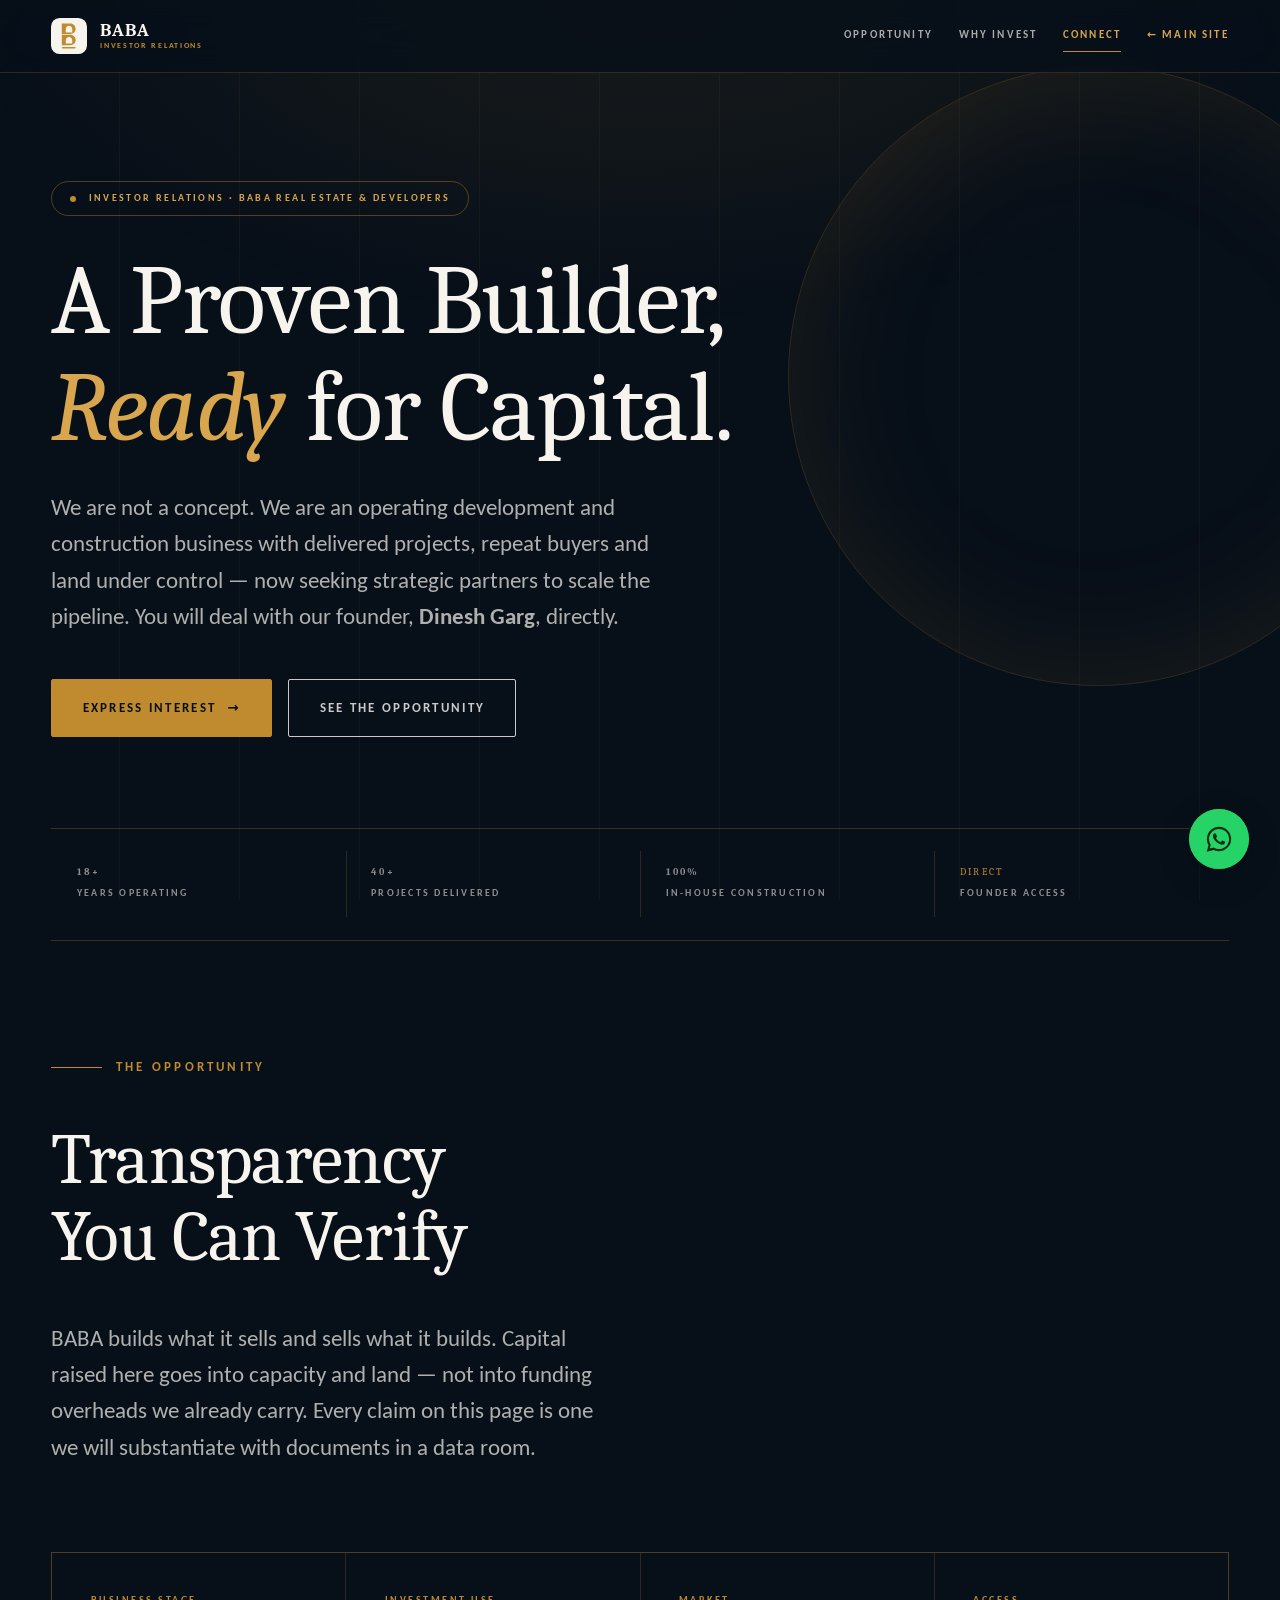
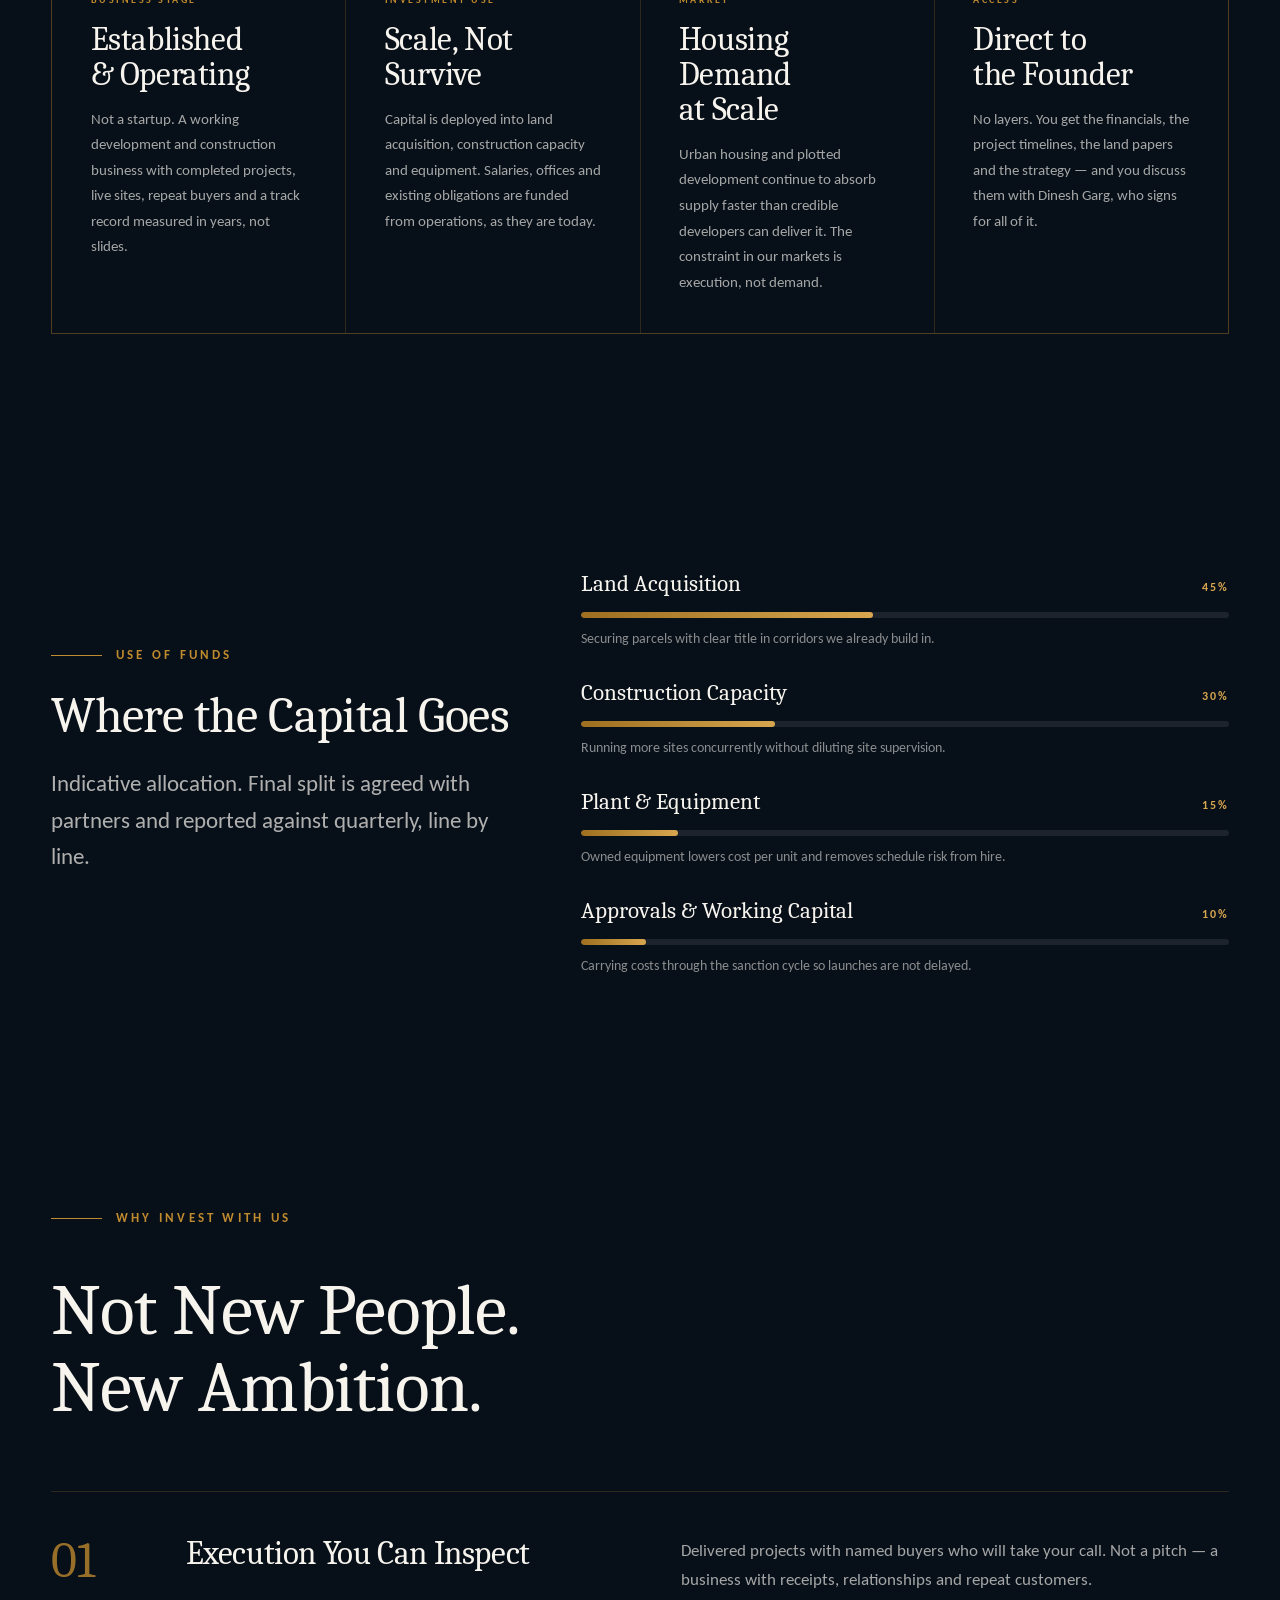
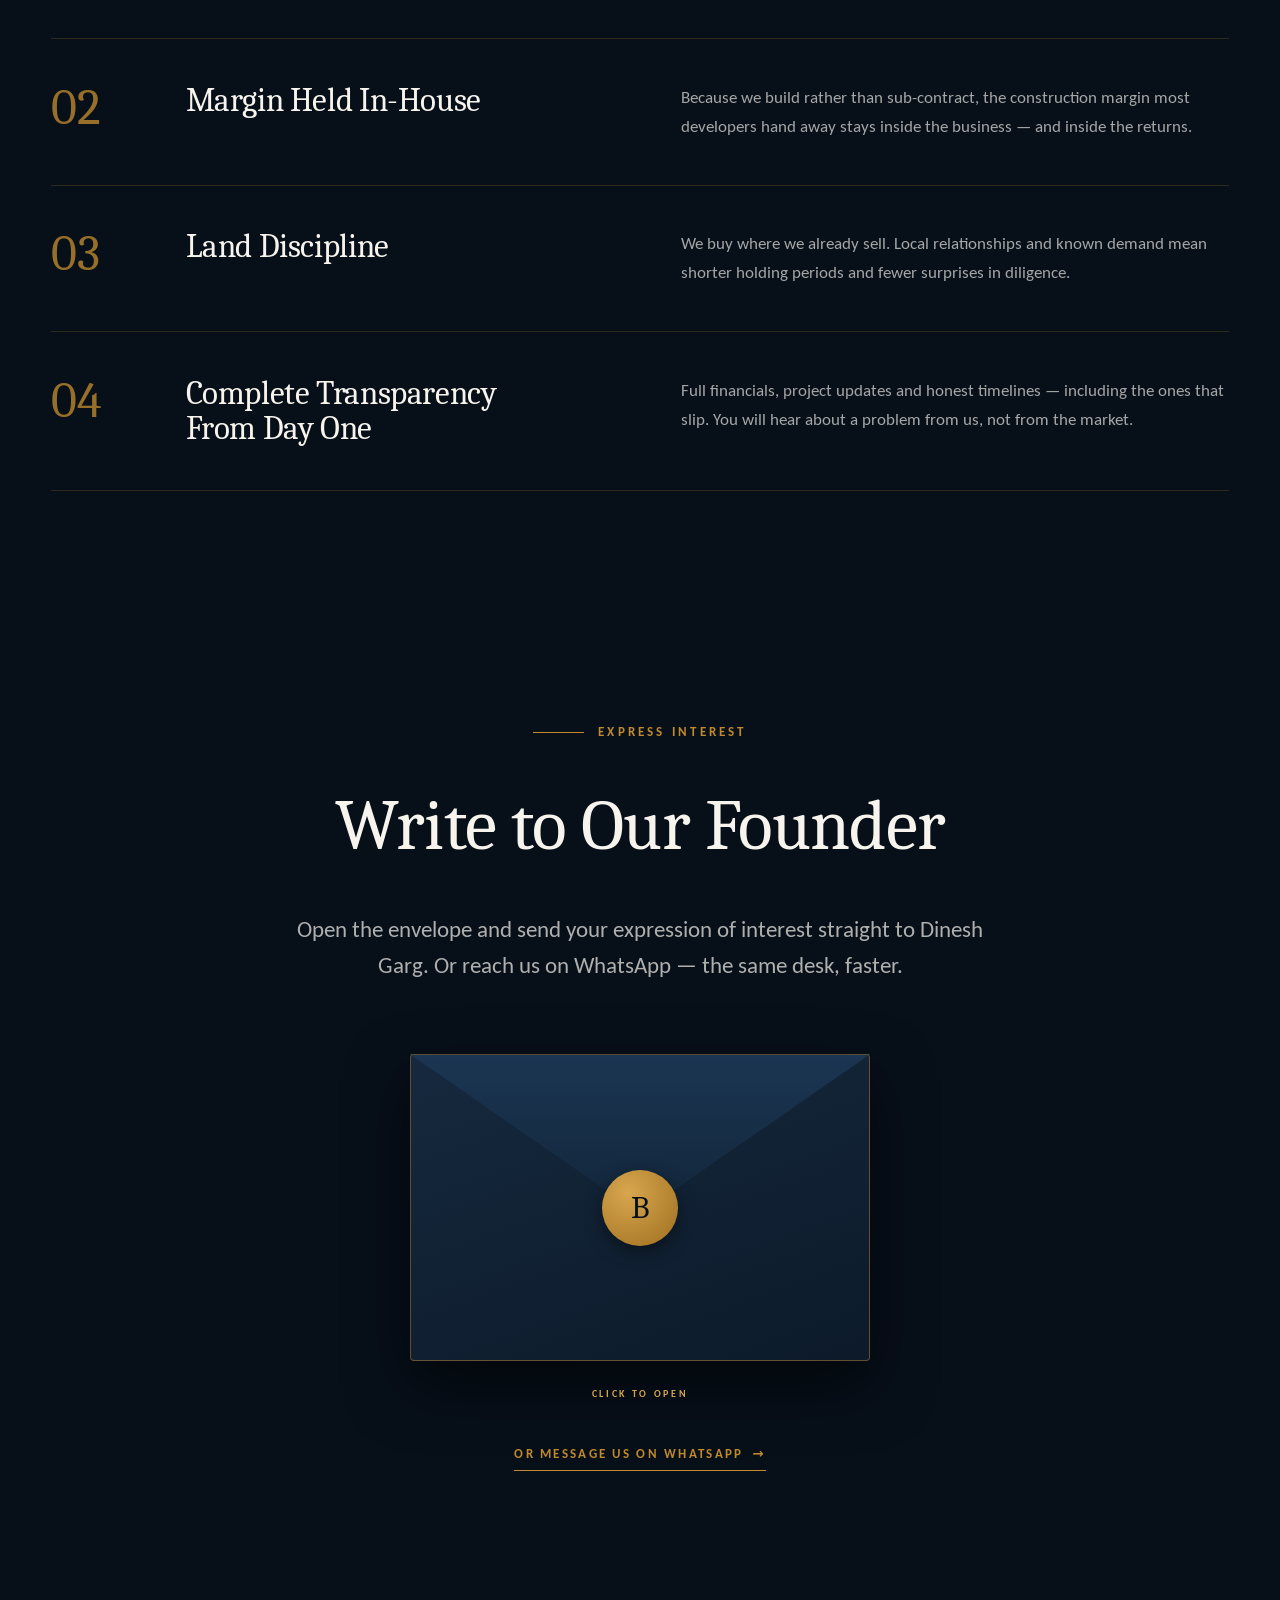
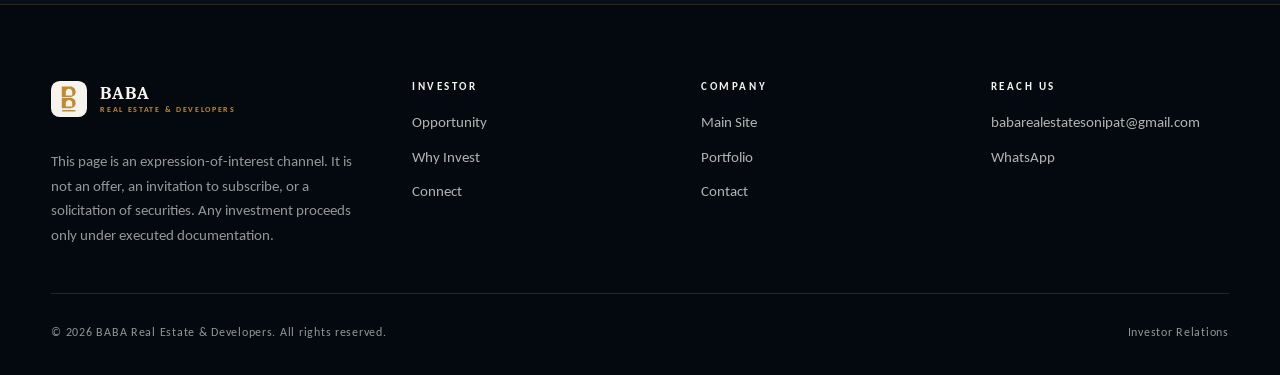
<file: investors.html>
<!DOCTYPE html>
<html lang="en-IN">
<head>
<meta charset="utf-8">
<meta name="viewport" content="width=device-width, initial-scale=1">
<title>Investor Relations | BABA Real Estate &amp; Developers, Sonipat</title>
<meta name="description" content="BABA Real Estate &amp; Developers, Sonipat, seeks strategic partners to expand project capacity, acquire land and grow its pipeline. Direct access to the founder.">
<meta name="theme-color" content="#070F19">
<!-- Kept out of search on purpose since the first build (capital-raising page). -->
<meta name="robots" content="noindex, follow">
<link rel="canonical" href="https://baba-real-estate.in/investors.html">

<meta property="og:type" content="website">
<meta property="og:site_name" content="BABA Real Estate &amp; Developers">
<meta property="og:locale" content="en_IN">
<meta property="og:title" content="Investor Relations | BABA Real Estate &amp; Developers, Sonipat">
<meta property="og:description" content="A proven builder, ready for capital. Strategic partners for project capacity, land and the development pipeline, with direct access to founder Dinesh Garg.">
<meta property="og:url" content="https://baba-real-estate.in/investors.html">
<meta property="og:image" content="https://baba-real-estate.in/assets/img/founder-dinesh-garg-1200.jpg">
<meta property="og:image:width" content="1200">
<meta property="og:image:height" content="1600">
<meta property="og:image:alt" content="Dinesh Garg, Founder of BABA Real Estate &amp; Developers, Sonipat">
<meta name="twitter:card" content="summary_large_image">
<meta name="twitter:title" content="Investor Relations | BABA Real Estate &amp; Developers, Sonipat">
<meta name="twitter:description" content="A proven builder, ready for capital. Strategic partners for project capacity, land and the development pipeline, with direct access to founder Dinesh Garg.">
<meta name="twitter:image" content="https://baba-real-estate.in/assets/img/founder-dinesh-garg-1200.jpg">

<link rel="icon" href="assets/img/favicon.svg" type="image/svg+xml">

<!-- Marks that scripting is live. The scroll-reveal CSS is gated on this, so
     if JS never runs the page renders normally instead of staying blank. -->
<script>document.documentElement.className += ' js';</script>

<link rel="preload" href="assets/fonts/caladea-400-latin.woff2" as="font" type="font/woff2" crossorigin>
<link rel="preload" href="assets/fonts/caladea-700-latin.woff2" as="font" type="font/woff2" crossorigin>
<link rel="preload" href="assets/fonts/carlito-400-latin.woff2" as="font" type="font/woff2" crossorigin>
<link rel="preload" href="assets/fonts/carlito-700-latin.woff2" as="font" type="font/woff2" crossorigin>
<link rel="stylesheet" href="assets/css/site.css">
<link rel="stylesheet" href="assets/css/investors.css">
<script src="assets/js/config.js" defer></script>
<script src="assets/js/investors.js" defer></script>

<script type="application/ld+json">
{
  "@context": "https://schema.org",
  "@graph": [
    {
      "@type": "WebPage",
      "@id": "https://baba-real-estate.in/investors.html#webpage",
      "url": "https://baba-real-estate.in/investors.html",
      "name": "Investor Relations | BABA Real Estate & Developers, Sonipat",
      "inLanguage": "en-IN",
      "isPartOf": { "@id": "https://baba-real-estate.in/#website" },
      "about": { "@id": "https://baba-real-estate.in/#business" },
      "publisher": { "@id": "https://baba-real-estate.in/#business" },
      "breadcrumb": { "@id": "https://baba-real-estate.in/investors.html#breadcrumb" }
    },
    {
      "@type": "BreadcrumbList",
      "@id": "https://baba-real-estate.in/investors.html#breadcrumb",
      "itemListElement": [
        { "@type": "ListItem", "position": 1, "name": "Home", "item": "https://baba-real-estate.in/" },
        { "@type": "ListItem", "position": 2, "name": "Investor Relations", "item": "https://baba-real-estate.in/investors.html" }
      ]
    }
  ]
}
</script>
</head>

<body class="ir">

<!-- ═════════════════════════════ SUB-NAV ════════════════════════════════ -->
<header class="irnav" id="irnav">
  <div class="irnav__in">

    <a href="index.html" class="lockup lockup--sm" aria-label="BABA Real Estate and Developers — main site">
      <svg class="lockup__mark" viewBox="0 0 96 96" aria-hidden="true">
        <rect class="badge" width="96" height="96" rx="23.04"/>
        <path fill-rule="evenodd" d="M28.8 14.88 L51.84 14.88 C59.5278 14.88 65.76 21.1122 65.76 28.8 C65.76 36.4878 59.5278 42.72 51.84 42.72 L28.8 42.72 Z M28.8 44.64 L51.84 44.64 C59.5278 44.64 65.76 50.8722 65.76 58.56 C65.76 66.2478 59.5278 72.48 51.84 72.48 L28.8 72.48 Z M39.36 38.4 L39.36 29.28 C39.36 24.5082 43.2282 20.64 48 20.64 C52.7718 20.64 56.64 24.5082 56.64 29.28 L56.64 38.4 Z M39.36 68.16 L39.36 59.04 C39.36 54.2682 43.2282 50.4 48 50.4 C52.7718 50.4 56.64 54.2682 56.64 59.04 L56.64 68.16 Z"/>
        <rect class="plot" x="28.8" y="77.28" width="36.96" height="4.32" rx="2.16"/>
      </svg>
      <span class="lockup__type">
        <span class="lockup__word">BABA</span>
        <span class="lockup__desc">Investor Relations</span>
      </span>
    </a>

    <nav class="irnav__links" aria-label="Investor relations">
      <a class="irnav__link" href="#opportunity">Opportunity</a>
      <a class="irnav__link" href="#why-invest">Why Invest</a>
      <a class="irnav__link" href="#connect">Connect</a>
      <a class="irnav__link irnav__back" href="index.html">← Main Site</a>
    </nav>
  </div>
</header>

<main>

<!-- ═══════════════════════════════ HERO ═════════════════════════════════ -->
<section class="irhero">
  <div class="shell-wide">
    <p class="irhero__stamp" data-reveal><b aria-hidden="true"></b> Investor Relations · BABA Real Estate &amp; Developers</p>
    <h1 data-reveal style="--d:80ms">A Proven Builder, <em>Ready</em> for Capital.</h1>
    <p class="lede" data-reveal style="--d:170ms">
      We are not a concept. We are an operating development and construction business with
      delivered projects, repeat buyers and land under control — now seeking strategic
      partners to scale the pipeline. You will deal with our founder,
      <strong>Dinesh Garg</strong>, directly.
    </p>
    <div class="irhero__actions" data-reveal style="--d:260ms">
      <button class="btn btn--brass" type="button" data-open-modal>
        Express Interest <span class="arw" aria-hidden="true">→</span>
      </button>
      <a class="btn btn--ghost" href="#opportunity">See the Opportunity</a>
    </div>
  </div>
</section>

<!-- ═══════════════════════════════ LEDGER ═══════════════════════════════ -->
<section>
  <div class="shell-wide">
    <div class="ledger">
      <div class="ledger__cell" data-reveal>
        <span class="ledger__n" data-count="18" data-suffix="+">0</span>
        <span>Years Operating</span>
      </div>
      <div class="ledger__cell" data-reveal style="--d:80ms">
        <span class="ledger__n" data-count="40" data-suffix="+">0</span>
        <span>Projects Delivered</span>
      </div>
      <div class="ledger__cell" data-reveal style="--d:160ms">
        <span class="ledger__n" data-count="100" data-suffix="%">0</span>
        <span>In-House Construction</span>
      </div>
      <div class="ledger__cell" data-reveal style="--d:240ms">
        <span class="ledger__n"><b>Direct</b></span>
        <span>Founder Access</span>
      </div>
    </div>
  </div>
</section>

<!-- ═══════════════════════════ THE OPPORTUNITY ══════════════════════════ -->
<section class="section" id="opportunity">
  <div class="shell-wide">

    <div class="opp__head">
      <p class="eyebrow" data-reveal>The Opportunity</p>
      <h2 data-reveal style="--d:80ms">Transparency You Can Verify</h2>
      <p class="lede" data-reveal style="--d:160ms">
        BABA builds what it sells and sells what it builds. Capital raised here goes into
        capacity and land — not into funding overheads we already carry. Every claim on this
        page is one we will substantiate with documents in a data room.
      </p>
    </div>

    <div class="opps">
      <article class="opp" data-reveal>
        <span class="opp__label">Business Stage</span>
        <h3>Established &amp; Operating</h3>
        <p>Not a startup. A working development and construction business with completed projects, live sites, repeat buyers and a track record measured in years, not slides.</p>
      </article>

      <article class="opp" data-reveal style="--d:90ms">
        <span class="opp__label">Investment Use</span>
        <h3>Scale, Not Survive</h3>
        <p>Capital is deployed into land acquisition, construction capacity and equipment. Salaries, offices and existing obligations are funded from operations, as they are today.</p>
      </article>

      <article class="opp" data-reveal style="--d:180ms">
        <span class="opp__label">Market</span>
        <h3>Housing Demand at Scale</h3>
        <p>Urban housing and plotted development continue to absorb supply faster than credible developers can deliver it. The constraint in our markets is execution, not demand.</p>
      </article>

      <article class="opp" data-reveal style="--d:270ms">
        <span class="opp__label">Access</span>
        <h3>Direct to the Founder</h3>
        <p>No layers. You get the financials, the project timelines, the land papers and the strategy — and you discuss them with Dinesh Garg, who signs for all of it.</p>
      </article>
    </div>
  </div>
</section>

<!-- ═══════════════════════════ USE OF FUNDS ═════════════════════════════ -->
<section class="section">
  <div class="shell-wide funds">
    <div>
      <p class="eyebrow" data-reveal>Use of Funds</p>
      <h2 data-reveal style="--d:80ms">Where the Capital Goes</h2>
      <p class="lede" data-reveal style="--d:160ms">
        Indicative allocation. Final split is agreed with partners and reported against
        quarterly, line by line.
      </p>
    </div>

    <div class="fundlist">
      <div class="fundrow" data-reveal>
        <div class="fundrow__top"><strong>Land Acquisition</strong><span>45%</span></div>
        <div class="fundrow__bar"><i data-bar="45"></i></div>
        <p>Securing parcels with clear title in corridors we already build in.</p>
      </div>
      <div class="fundrow" data-reveal style="--d:90ms">
        <div class="fundrow__top"><strong>Construction Capacity</strong><span>30%</span></div>
        <div class="fundrow__bar"><i data-bar="30"></i></div>
        <p>Running more sites concurrently without diluting site supervision.</p>
      </div>
      <div class="fundrow" data-reveal style="--d:180ms">
        <div class="fundrow__top"><strong>Plant &amp; Equipment</strong><span>15%</span></div>
        <div class="fundrow__bar"><i data-bar="15"></i></div>
        <p>Owned equipment lowers cost per unit and removes schedule risk from hire.</p>
      </div>
      <div class="fundrow" data-reveal style="--d:270ms">
        <div class="fundrow__top"><strong>Approvals &amp; Working Capital</strong><span>10%</span></div>
        <div class="fundrow__bar"><i data-bar="10"></i></div>
        <p>Carrying costs through the sanction cycle so launches are not delayed.</p>
      </div>
    </div>
  </div>
</section>

<!-- ═══════════════════════════ WHY INVEST ═══════════════════════════════ -->
<section class="section" id="why-invest">
  <div class="shell-wide">

    <div class="opp__head">
      <p class="eyebrow" data-reveal>Why Invest With Us</p>
      <h2 data-reveal style="--d:80ms">Not New People. New Ambition.</h2>
    </div>

    <div class="wi">
      <article class="wirow" data-reveal>
        <span class="wirow__n">01</span>
        <h3>Execution You Can Inspect</h3>
        <p>Delivered projects with named buyers who will take your call. Not a pitch — a business with receipts, relationships and repeat customers.</p>
      </article>
      <article class="wirow" data-reveal>
        <span class="wirow__n">02</span>
        <h3>Margin Held In-House</h3>
        <p>Because we build rather than sub-contract, the construction margin most developers hand away stays inside the business — and inside the returns.</p>
      </article>
      <article class="wirow" data-reveal>
        <span class="wirow__n">03</span>
        <h3>Land Discipline</h3>
        <p>We buy where we already sell. Local relationships and known demand mean shorter holding periods and fewer surprises in diligence.</p>
      </article>
      <article class="wirow" data-reveal>
        <span class="wirow__n">04</span>
        <h3>Complete Transparency From Day One</h3>
        <p>Full financials, project updates and honest timelines — including the ones that slip. You will hear about a problem from us, not from the market.</p>
      </article>
    </div>
  </div>
</section>

<!-- ═══════════════════════════════ CONNECT ══════════════════════════════ -->
<section class="section" id="connect">
  <div class="shell connect">
    <p class="eyebrow" data-reveal style="justify-content:center">Express Interest</p>
    <h2 data-reveal style="--d:80ms">Write to Our Founder</h2>
    <p class="lede" data-reveal style="--d:160ms">
      Open the envelope and send your expression of interest straight to Dinesh Garg.
      Or reach us on WhatsApp — the same desk, faster.
    </p>

    <button class="envelope" type="button" data-open-modal aria-label="Open the expression of interest form" data-reveal style="--d:240ms">
      <span class="envelope__body"></span>
      <span class="envelope__seal" aria-hidden="true">B</span>
      <span class="envelope__flap"></span>
      <span class="envelope__hint">Click to open</span>
    </button>

    <p style="margin-top:3.4rem" data-reveal>
      <a class="link-u" data-wa-investor href="#">Or message us on WhatsApp <span aria-hidden="true">→</span></a>
    </p>
  </div>
</section>

</main>

<!-- ═══════════════════════════════ FOOTER ═══════════════════════════════ -->
<footer class="footer">
  <div class="shell">
    <div class="footer__top">
      <div>
        <a href="index.html" class="lockup lockup--sm" style="--badge:var(--paper-200);--word:var(--paper-200)" aria-label="BABA Real Estate and Developers">
          <svg class="lockup__mark" viewBox="0 0 96 96" aria-hidden="true">
            <rect class="badge" width="96" height="96" rx="23.04"/>
            <path fill-rule="evenodd" d="M28.8 14.88 L51.84 14.88 C59.5278 14.88 65.76 21.1122 65.76 28.8 C65.76 36.4878 59.5278 42.72 51.84 42.72 L28.8 42.72 Z M28.8 44.64 L51.84 44.64 C59.5278 44.64 65.76 50.8722 65.76 58.56 C65.76 66.2478 59.5278 72.48 51.84 72.48 L28.8 72.48 Z M39.36 38.4 L39.36 29.28 C39.36 24.5082 43.2282 20.64 48 20.64 C52.7718 20.64 56.64 24.5082 56.64 29.28 L56.64 38.4 Z M39.36 68.16 L39.36 59.04 C39.36 54.2682 43.2282 50.4 48 50.4 C52.7718 50.4 56.64 54.2682 56.64 59.04 L56.64 68.16 Z"/>
            <rect class="plot" x="28.8" y="77.28" width="36.96" height="4.32" rx="2.16"/>
          </svg>
          <span class="lockup__type">
            <span class="lockup__word">BABA</span>
            <span class="lockup__desc">Real Estate &amp; Developers</span>
          </span>
        </a>
        <p class="footer__blurb">
          This page is an expression-of-interest channel. It is not an offer, an invitation to
          subscribe, or a solicitation of securities. Any investment proceeds only under
          executed documentation.
        </p>
      </div>

      <div>
        <h4>Investor</h4>
        <ul>
          <li><a href="#opportunity">Opportunity</a></li>
          <li><a href="#why-invest">Why Invest</a></li>
          <li><a href="#connect">Connect</a></li>
        </ul>
      </div>

      <div>
        <h4>Company</h4>
        <ul>
          <li><a href="index.html">Main Site</a></li>
          <li><a href="index.html#gallery">Portfolio</a></li>
          <li><a href="index.html#contact">Contact</a></li>
        </ul>
      </div>

      <div>
        <h4>Reach Us</h4>
        <ul>
          <li><a class="js-investor-mail" href="#">babarealestatesonipat@gmail.com</a></li>
          <li><a data-wa-investor href="#">WhatsApp</a></li>
        </ul>
      </div>
    </div>

    <div class="footer__bot">
      <span>© <span id="yr">2026</span> BABA Real Estate &amp; Developers. All rights reserved.</span>
      <span>Investor Relations</span>
    </div>
  </div>
</footer>

<!-- ═══════════════════════════════ MODAL ════════════════════════════════ -->
<div class="modal" id="irModal" role="dialog" aria-modal="true" aria-labelledby="irModalTitle">
  <div class="modal__panel">
    <button class="modal__x" id="irModalClose" aria-label="Close">✕</button>

    <div class="modal__head">
      <span>BABA Real Estate &amp; Developers</span>
      <h2 id="irModalTitle">Express Investment Interest</h2>
    </div>

    <form class="form" id="irForm" novalidate>
      <div class="form__row">
        <div class="field">
          <label for="i-first">First Name</label>
          <input id="i-first" name="firstName" type="text" autocomplete="given-name" required>
          <span class="field__err">Please enter your first name.</span>
        </div>
        <div class="field">
          <label for="i-last">Last Name</label>
          <input id="i-last" name="lastName" type="text" autocomplete="family-name">
        </div>
      </div>

      <div class="form__row">
        <div class="field">
          <label for="i-email">Email Address</label>
          <input id="i-email" name="email" type="email" autocomplete="email" required>
          <span class="field__err">Please enter a valid email address.</span>
        </div>
        <div class="field">
          <label for="i-phone">Phone Number</label>
          <input id="i-phone" name="phone" type="tel" autocomplete="tel" required>
          <span class="field__err">Please enter a valid phone number.</span>
        </div>
      </div>

      <div class="field">
        <label for="i-range">Investment Range</label>
        <select id="i-range" name="range" required>
          <option value="">Select a range</option>
          <option>₹10L – ₹50L</option>
          <option>₹50L – ₹1Cr</option>
          <option>₹1Cr – ₹5Cr</option>
          <option>₹5Cr+</option>
          <option>Open to Discussion</option>
        </select>
        <span class="field__err">Please choose a range.</span>
      </div>

      <div class="field">
        <label for="i-about">Tell Us About Yourself</label>
        <textarea id="i-about" name="about" placeholder="Background, investment history, what you'd want to see in diligence."></textarea>
      </div>

      <p class="form__note">
        Submitting this form is an expression of interest only. It creates no obligation on
        either side and is not an application to subscribe for securities.
      </p>

      <button class="btn btn--brass" type="submit">
        Send Expression of Interest <span class="arw" aria-hidden="true">→</span>
      </button>
    </form>
  </div>
</div>

<!-- ═══════════════════════════ THANK YOU ════════════════════════════════ -->
<div class="thanks" id="irThanks" role="dialog" aria-modal="true" aria-label="Thank you">
  <div class="thanks__in">
    <span class="thanks__mark" aria-hidden="true">✦</span>
    <h2>Thank You for Reaching Out</h2>
    <p>Dinesh Garg will personally review your expression of interest and reach out within 48 hours.</p>
    <cite>— Dinesh Garg, Founder · BABA Real Estate &amp; Developers</cite>
    <button class="btn btn--ghost" type="button" id="irThanksClose" style="margin-top:1rem">Close ✕</button>
  </div>
</div>

<!-- ═══════════════════════════ WHATSAPP BUTTON ══════════════════════════ -->
<a class="wa" data-wa-investor href="#" target="_blank" rel="noopener" aria-label="Chat with us on WhatsApp">
  <span class="wa__ico" aria-hidden="true">
    <svg viewBox="0 0 32 32"><path d="M16.04 3C8.9 3 3.1 8.8 3.1 15.94c0 2.28.6 4.5 1.74 6.46L3 29.5l7.28-1.9a12.9 12.9 0 0 0 5.76 1.37h.01c7.13 0 12.93-5.8 12.93-12.94 0-3.46-1.35-6.7-3.8-9.15A12.83 12.83 0 0 0 16.04 3Zm0 23.7h-.01a10.7 10.7 0 0 1-5.46-1.5l-.4-.23-4.06 1.06 1.08-3.96-.26-.4a10.68 10.68 0 0 1-1.64-5.72c0-5.92 4.83-10.75 10.76-10.75 2.87 0 5.57 1.12 7.6 3.15a10.68 10.68 0 0 1 3.15 7.6c0 5.94-4.83 10.76-10.76 10.76Zm5.9-8.05c-.32-.16-1.9-.94-2.2-1.05-.3-.1-.51-.16-.73.17-.21.32-.83 1.04-1.02 1.26-.19.21-.38.24-.7.08-.32-.16-1.36-.5-2.6-1.6-.96-.86-1.6-1.92-1.79-2.24-.19-.32-.02-.5.14-.66.14-.14.32-.38.48-.56.16-.19.21-.32.32-.54.1-.21.05-.4-.03-.56-.08-.16-.72-1.74-.99-2.38-.26-.62-.52-.54-.72-.55l-.61-.01c-.21 0-.56.08-.85.4-.29.32-1.11 1.09-1.11 2.65s1.14 3.08 1.3 3.29c.16.21 2.24 3.42 5.43 4.8.76.33 1.35.52 1.81.67.76.24 1.45.21 2 .13.61-.09 1.9-.78 2.16-1.53.27-.75.27-1.39.19-1.52-.08-.13-.29-.21-.61-.37Z"/></svg>
  </span>
  <span class="wa__label">Message Investor Desk</span>
</a>

</body>
</html>
</file>
<file: assets/css/site.css>
/* ==========================================================================
   BABA REAL ESTATE & DEVELOPERS
   Brand system taken directly from baba-logo-sheet.pdf
     Slate Ink   #12263A
     Brass       #C08A2E
     Lime Paper  #F7F4EE
     Wordmark    Caladea Bold   Descriptor  Carlito
   ========================================================================== */

/* ---- 0. Fonts (self-hosted) --------------------------------------------
   Caladea + Carlito, latin subsets, served from this origin. Self-hosting
   removes two third-party DNS + TLS handshakes from the critical path —
   with a render-blocking Google Fonts <link> nothing could paint until
   fonts.googleapis.com answered.
   ------------------------------------------------------------------------ */
@font-face {
  font-family: 'Caladea';
  font-style: normal;
  font-weight: 400;
  font-display: swap;
  src: url('../fonts/caladea-400-latin.woff2') format('woff2');
}
@font-face {
  font-family: 'Caladea';
  font-style: normal;
  font-weight: 700;
  font-display: swap;
  src: url('../fonts/caladea-700-latin.woff2') format('woff2');
}
@font-face {
  font-family: 'Caladea';
  font-style: italic;
  font-weight: 400;
  font-display: swap;
  src: url('../fonts/caladea-400i-latin.woff2') format('woff2');
}
@font-face {
  font-family: 'Carlito';
  font-style: normal;
  font-weight: 400;
  font-display: swap;
  src: url('../fonts/carlito-400-latin.woff2') format('woff2');
}
@font-face {
  font-family: 'Carlito';
  font-style: normal;
  font-weight: 700;
  font-display: swap;
  src: url('../fonts/carlito-700-latin.woff2') format('woff2');
}

/* ---- 1. Tokens ---------------------------------------------------------- */
:root {
  /* brand */
  --ink:          #12263A;
  --brass:        #C08A2E;
  --paper:        #F7F4EE;

  /* extended ink range */
  --ink-900:      #070F19;
  --ink-800:      #0B1826;
  --ink-700:      #0E1F33;
  --ink-600:      #12263A;
  --ink-500:      #1B3552;
  --ink-400:      #2A4A6E;

  /* extended brass range */
  --brass-700:    #8A6015;
  --brass-600:    #9E6F20;
  --brass-500:    #C08A2E;
  --brass-400:    #D8A64E;
  --brass-200:    #E9CD93;

  /* Brass for SMALL TYPE ON PAPER. The brand pairing (Brass #C08A2E on Lime
     Paper #F7F4EE) is only 2.77:1 — fine for the mark and for rules, too low
     for label copy people actually have to read. This deeper brass gives
     5.08:1 and still reads as brass. On ink, --brass-500 is 5.07:1 and is used
     unchanged. To go back to the literal brand colour everywhere, point this
     at var(--brass-500). */
  --brass-ink:    var(--brass-700);

  /* paper range */
  --paper-100:    #FFFFFF;
  --paper-200:    #F7F4EE;
  --paper-300:    #EFE9DD;
  --paper-400:    #E2D9C7;

  /* semantic */
  --bg:           var(--paper-200);
  --fg:           var(--ink-600);
  --rule:         rgba(18, 38, 58, .14);
  --rule-brass:   rgba(192, 138, 46, .32);

  /* type */
  --font-display: 'Caladea', Georgia, 'Times New Roman', serif;
  --font-ui:      'Carlito', 'Segoe UI', system-ui, -apple-system, sans-serif;

  --step--1: clamp(.78rem, .76rem + .1vw, .84rem);
  --step-0:  clamp(1rem, .96rem + .18vw, 1.09rem);
  --step-1:  clamp(1.2rem, 1.12rem + .38vw, 1.45rem);
  --step-2:  clamp(1.55rem, 1.38rem + .82vw, 2.1rem);
  --step-3:  clamp(2rem, 1.6rem + 1.9vw, 3.1rem);
  --step-4:  clamp(2.5rem, 1.75rem + 3.4vw, 4.6rem);
  --step-5:  clamp(3rem, 1.7rem + 5.6vw, 6.5rem);

  /* layout */
  --shell:      min(1280px, 100% - 2 * var(--gutter));
  --shell-wide: min(1560px, 100% - 2 * var(--gutter));
  --gutter:     clamp(1.15rem, 4vw, 3.75rem);
  --section-y:  clamp(4.5rem, 9vw, 9.5rem);
  --header-h:   84px;

  --ease:       cubic-bezier(.22, .61, .36, 1);
  --ease-out:   cubic-bezier(.16, 1, .3, 1);
}

/* ---- 2. Reset ----------------------------------------------------------- */
*, *::before, *::after { box-sizing: border-box; }
html { -webkit-text-size-adjust: 100%; scroll-behavior: smooth; }
@media (prefers-reduced-motion: reduce) { html { scroll-behavior: auto; } }

body {
  margin: 0;
  background: var(--bg);
  color: var(--fg);
  font-family: var(--font-ui);
  font-size: var(--step-0);
  line-height: 1.68;
  -webkit-font-smoothing: antialiased;
  overflow-x: hidden;
}
body.is-locked { overflow: hidden; }

img, svg, video { display: block; max-width: 100%; }
/* the width/height attributes map to presentational width/height hints —
   without this, `aspect-ratio` on an <img> is ignored (both sides definite) */
img { height: auto; }
button, input, select, textarea { font: inherit; color: inherit; }
a { color: inherit; text-decoration: none; }

h1, h2, h3, h4 {
  font-family: var(--font-display);
  font-weight: 400;
  line-height: 1.08;
  letter-spacing: -.012em;
  margin: 0;
  text-wrap: balance;
}

::selection { background: var(--brass); color: var(--paper-200); }

:focus-visible {
  outline: 2px solid var(--brass-400);
  outline-offset: 3px;
  border-radius: 2px;
}

/* ---- 3. Primitives ------------------------------------------------------ */
.shell      { width: var(--shell); margin-inline: auto; }
.shell-wide { width: var(--shell-wide); margin-inline: auto; }
.section    { padding-block: var(--section-y); position: relative; }

/* NOTE: `content-visibility: auto` was tried here and removed deliberately.
   It relies on the browser deciding a section is "relevant to the user",
   which needs a running rendering lifecycle. Inside embedded webviews and
   preview panes that lifecycle can stall, and skipped sections then never
   render at all — blank bands, and heights frozen at their estimate so the
   page stops reflowing on resize. The saving was small; the failure was not.

   Long-running decorative animations are paused while off-screen so they
   stop occupying the compositor (and the battery). */
.ticker.is-idle .ticker__track,
.iband__seal.is-idle::after { animation-play-state: paused; }

.eyebrow {
  font-family: var(--font-ui);
  font-size: var(--step--1);
  font-weight: 700;
  letter-spacing: .24em;
  text-transform: uppercase;
  color: var(--brass-ink);
  margin: 0 0 1.4rem;
  display: flex;
  align-items: center;
  gap: .85rem;
}
/* on the ink fields the literal brand brass already clears AA (5.07:1) */
.on-ink .eyebrow,
.vision .eyebrow,
.why .eyebrow,
.iband .eyebrow,
.hero .eyebrow { color: var(--brass-500); }
.eyebrow::before {
  content: "";
  width: clamp(24px, 4vw, 52px);
  height: 1px;
  background: currentColor;
  flex: none;
}

.lede {
  font-size: var(--step-1);
  line-height: 1.6;
  max-width: 58ch;
  /* Softens whatever colour the section sets, instead of hard-coding Slate Ink.
     Hard-coding made this invisible on the dark sections (.vision, .why,
     .iband) — they set a light `color`, but this rule overrode the inheritance
     and painted ink-on-ink at 1.3:1. currentColor resolves to the inherited
     colour, so it now follows the section it sits in. */
  color: inherit;
  color: color-mix(in srgb, currentColor 78%, transparent);
}

.script {
  font-family: var(--font-display);
  font-style: italic;
  color: var(--brass-400);
}

.rule { height: 1px; background: var(--rule); border: 0; margin: 0; }

/* on-ink surfaces */
.on-ink { background: var(--ink-600); color: var(--paper-200); }
.on-ink h1, .on-ink h2, .on-ink h3 { color: var(--paper-200); }
.on-ink .lede { color: rgba(247, 244, 238, .72); }
.on-ink .rule { background: rgba(247, 244, 238, .13); }

/* ---- 4. Buttons --------------------------------------------------------- */
.btn {
  --btn-fg: var(--paper-200);
  --btn-bg: var(--ink-600);
  display: inline-flex;
  align-items: center;
  gap: .7rem;
  padding: 1.02rem 1.9rem;
  font-size: var(--step--1);
  font-weight: 700;
  letter-spacing: .17em;
  text-transform: uppercase;
  color: var(--btn-fg);
  background: var(--btn-bg);
  border: 1px solid var(--btn-bg);
  border-radius: 2px;
  cursor: pointer;
  position: relative;
  overflow: hidden;
  isolation: isolate;
  transition: color .45s var(--ease), border-color .45s var(--ease), transform .3s var(--ease);
}
.btn::after {
  content: "";
  position: absolute;
  inset: 0;
  background: var(--brass-500);
  transform: translateY(101%);
  transition: transform .45s var(--ease-out);
  z-index: -1;
}
.btn:hover::after, .btn:focus-visible::after { transform: translateY(0); }
.btn:hover { color: var(--ink-900); border-color: var(--brass-500); }
.btn:active { transform: translateY(1px); }
.btn .arw { transition: transform .35s var(--ease); }
.btn:hover .arw { transform: translateX(4px); }

.btn--brass { --btn-bg: var(--brass-500); --btn-fg: var(--ink-900); }
.btn--brass::after { background: var(--paper-200); }
.btn--brass:hover { color: var(--ink-900); border-color: var(--paper-200); }

.btn--ghost {
  --btn-bg: transparent;
  --btn-fg: currentColor;
  border-color: currentColor;
}
.btn--ghost::after { background: var(--brass-500); }

/* text link with sliding underline */
.link-u {
  display: inline-flex;
  align-items: center;
  gap: .55rem;
  font-size: var(--step--1);
  font-weight: 700;
  letter-spacing: .17em;
  text-transform: uppercase;
  color: var(--brass-500);
  padding-bottom: .35rem;
  background-image: linear-gradient(currentColor, currentColor);
  background-size: 100% 1px;
  background-repeat: no-repeat;
  background-position: 0 100%;
  transition: background-size .45s var(--ease-out), color .3s var(--ease);
}
.link-u:hover { background-size: 0% 1px; }

/* ---- 5. Logo lockup ----------------------------------------------------- */
.lockup { display: inline-flex; align-items: center; gap: .82rem; }
.lockup__mark { width: 46px; height: 46px; flex: none; }
.lockup__mark rect.badge { fill: var(--badge, var(--ink-600)); transition: fill .4s var(--ease); }
.lockup__mark path, .lockup__mark rect.plot { fill: var(--brass-500); }
.lockup__type { display: grid; gap: .18rem; line-height: 1; }
.lockup__word {
  font-family: var(--font-display);
  font-weight: 700;
  font-size: 1.38rem;
  letter-spacing: .06em;
  color: var(--word, var(--ink-600));
  transition: color .4s var(--ease);
}
.lockup__desc {
  font-family: var(--font-ui);
  font-weight: 700;
  font-size: .565rem;
  letter-spacing: .215em;
  text-transform: uppercase;
  color: var(--brass-500);
  white-space: nowrap;
}
.lockup--sm .lockup__mark { width: 36px; height: 36px; }
.lockup--sm .lockup__word { font-size: 1.1rem; }
.lockup--sm .lockup__desc { font-size: .49rem; }
.lockup--lg .lockup__mark { width: 70px; height: 70px; }
.lockup--lg .lockup__word { font-size: 2.1rem; }
.lockup--lg .lockup__desc { font-size: .78rem; }

/* ---- 6. Header ---------------------------------------------------------- */
.header {
  position: fixed;
  inset: 0 0 auto;
  z-index: 90;
  height: var(--header-h);
  display: flex;
  align-items: center;
  transition: background .5s var(--ease), height .5s var(--ease), box-shadow .5s var(--ease), border-color .5s var(--ease);
  border-bottom: 1px solid transparent;
}
.header__in {
  width: var(--shell-wide);
  margin-inline: auto;
  display: flex;
  align-items: center;
  justify-content: space-between;
  gap: 2rem;
}
.header--over { --badge: var(--paper-200); --word: var(--paper-200); }
.header--over .nav__link { color: rgba(247, 244, 238, .82); }

.header.is-stuck {
  height: 70px;
  background: rgba(247, 244, 238, .93);
  backdrop-filter: blur(14px) saturate(150%);
  -webkit-backdrop-filter: blur(14px) saturate(150%);
  border-bottom-color: var(--rule);
  --badge: var(--ink-600);
  --word: var(--ink-600);
}
/* backdrop-filter repaints a blurred layer on every scroll frame — costly on
   phone GPUs. Below tablet, fall back to an opaque bar. */
@media (max-width: 900px) {
  .header.is-stuck {
    background: var(--paper-200);
    backdrop-filter: none;
    -webkit-backdrop-filter: none;
  }
}
.header.is-stuck .nav__link { color: var(--ink-600); }
/* the descriptor sits on paper once the bar turns light */
.header.is-stuck .lockup__desc { color: var(--brass-ink); }

.nav { display: flex; align-items: center; gap: clamp(1.1rem, 2.2vw, 2.4rem); }
.nav__link {
  position: relative;
  font-size: var(--step--1);
  font-weight: 700;
  letter-spacing: .17em;
  text-transform: uppercase;
  padding: .45rem 0;
  transition: color .35s var(--ease);
}
.nav__link::after {
  content: "";
  position: absolute;
  left: 0; bottom: 0;
  width: 100%; height: 1px;
  background: var(--brass-500);
  transform: scaleX(0);
  transform-origin: right;
  transition: transform .45s var(--ease-out);
}
.nav__link:hover::after, .nav__link.is-active::after { transform: scaleX(1); transform-origin: left; }
.nav__link:hover, .nav__link.is-active { color: var(--brass-500) !important; }

.nav__link--invest {
  color: var(--brass-500) !important;
  padding: .55rem 1.1rem;
  border: 1px solid var(--rule-brass);
  border-radius: 2px;
}
.nav__link--invest::after { display: none; }
.nav__link--invest:hover { background: var(--brass-500); color: var(--ink-900) !important; }

.header__cta { display: inline-flex; }

/* burger */
.burger {
  display: none;
  width: 44px; height: 44px;
  align-items: center; justify-content: center;
  background: none; border: 1px solid currentColor; border-radius: 2px;
  cursor: pointer;
  /* Must be set explicitly. `color: inherit` picked up Slate Ink from <body>,
     which rendered the button at ~1.1:1 against the dark hero — invisible,
     and below 900px this is the only navigation control on the page. */
  color: var(--ink-600);
  transition: color .4s var(--ease);
}
.header--over .burger { color: var(--paper-200); }
.header.is-stuck .burger { color: var(--ink-600); }
.burger span {
  display: block; position: relative;
  width: 18px; height: 1.5px; background: currentColor;
  transition: background .25s var(--ease);
}
.burger span::before, .burger span::after {
  content: ""; position: absolute; left: 0;
  width: 18px; height: 1.5px; background: currentColor;
  transition: transform .35s var(--ease-out);
}
.burger span::before { top: -6px; }
.burger span::after  { top: 6px; }
.burger[aria-expanded="true"] span { background: transparent; }
.burger[aria-expanded="true"] span::before { transform: translateY(6px) rotate(45deg); }
.burger[aria-expanded="true"] span::after  { transform: translateY(-6px) rotate(-45deg); }

/* mobile drawer */
.drawer {
  position: fixed;
  inset: 0;
  z-index: 89;
  background: var(--ink-800);
  display: grid;
  align-content: center;
  /* `safe` keeps the top reachable when the menu is taller than the screen
     (short landscape phones) — plain `center` would clip it out of scroll range */
  align-content: safe center;
  overflow-y: auto;
  overscroll-behavior: contain;
  padding: 6rem var(--gutter) 3rem;
  clip-path: inset(0 0 100% 0);
  transition: clip-path .65s var(--ease-out);
  pointer-events: none;
}
.drawer.is-open { clip-path: inset(0 0 0 0); pointer-events: auto; }
.drawer__list { display: grid; gap: .2rem; }
.drawer__link {
  display: flex;
  align-items: baseline;
  gap: 1.1rem;
  padding: .85rem 0;
  border-bottom: 1px solid rgba(247, 244, 238, .1);
  font-family: var(--font-display);
  font-size: clamp(1.7rem, 8vw, 2.6rem);
  color: var(--paper-200);
}
.drawer__link i {
  font-family: var(--font-ui);
  font-style: normal;
  font-size: .7rem;
  font-weight: 700;
  letter-spacing: .2em;
  color: var(--brass-500);
}
.drawer__foot { margin-top: 2.6rem; display: grid; gap: 1rem; justify-items: start; }

/* short viewports (landscape phones, small tablets): tighten so the menu
   fits without needing to scroll */
@media (max-height: 780px) {
  .drawer { padding-top: 5rem; padding-bottom: 2rem; }
  .drawer__link { padding: .62rem 0; font-size: clamp(1.5rem, 6.2vw, 2.15rem); }
  .drawer__foot { margin-top: 1.8rem; }
}

/* ---- 7. Hero ------------------------------------------------------------ */
.hero {
  position: relative;
  min-height: 100vh;   /* fallback: some embedded webviews don't support svh */
  min-height: 100svh;
  display: grid;
  align-items: end;
  background: var(--ink-800);
  color: var(--paper-200);
  overflow: hidden;
  isolation: isolate;
}
.hero__bg { position: absolute; inset: 0; z-index: -2; }
.hero__bg svg { width: 100%; height: 100%; object-fit: cover; }
.hero::after {
  content: "";
  position: absolute; inset: 0; z-index: -1;
  background:
    radial-gradient(120% 85% at 78% 12%, rgba(192,138,46,.20), transparent 58%),
    linear-gradient(180deg, rgba(7,15,25,.72) 0%, rgba(7,15,25,.25) 42%, rgba(7,15,25,.92) 100%);
}
.hero__in {
  width: var(--shell-wide);
  margin-inline: auto;
  padding-block: clamp(6rem, 14vh, 9rem) clamp(3.5rem, 9vh, 6rem);
}
.hero h1 {
  font-size: var(--step-5);
  max-width: 15ch;
  margin-bottom: 1.6rem;
}
.hero h1 em { font-style: italic; color: var(--brass-400); }
.hero__sub { max-width: 46ch; color: rgba(247,244,238,.78); font-size: var(--step-1); }
.hero__actions { display: flex; flex-wrap: wrap; gap: 1rem; margin-top: 2.6rem; }

.hero__scroll {
  position: absolute;
  right: var(--gutter);
  bottom: clamp(2rem, 6vh, 4rem);
  display: grid;
  justify-items: center;
  gap: .9rem;
  font-size: .62rem;
  font-weight: 700;
  letter-spacing: .3em;
  text-transform: uppercase;
  color: rgba(247,244,238,.55);
}
.hero__scroll i { display: block; width: 1px; height: 56px; background: rgba(247,244,238,.24); position: relative; overflow: hidden; }
.hero__scroll i::after {
  content: ""; position: absolute; inset: 0;
  background: var(--brass-500);
  animation: scrollcue 2.4s var(--ease) infinite;
}
@keyframes scrollcue { 0% { transform: translateY(-100%); } 60%,100% { transform: translateY(100%); } }

/* hero marquee strip */
.ticker {
  border-block: 1px solid rgba(247,244,238,.12);
  /* Opaque. This was rgba(7,15,25,.55), which overrode the .on-ink background
     and then composited over the *paper* page behind it — the band rendered
     grey (115,118,121) with 2.6:1 label text, instead of continuing the dark
     field from the hero. */
  background: var(--ink-900);
  overflow: hidden;
  padding-block: .95rem;
}
.ticker__track {
  display: flex;
  gap: 3.5rem;
  width: max-content;
  animation: ticker 34s linear infinite;
  font-size: var(--step--1);
  font-weight: 700;
  letter-spacing: .22em;
  text-transform: uppercase;
  color: rgba(247,244,238,.62);
}
.ticker__track span { display: inline-flex; align-items: center; gap: 3.5rem; }
.ticker__track span::after { content: "◆"; color: var(--brass-500); font-size: .55em; letter-spacing: 0; }
.ticker:hover .ticker__track { animation-play-state: paused; }
@keyframes ticker { to { transform: translateX(-50%); } }

/* ---- 8. Statement / pillars -------------------------------------------- */
.statement { display: grid; gap: clamp(2.5rem, 5vw, 4.5rem); }
.statement__head h2 { font-size: var(--step-4); max-width: 16ch; }
.statement__body { display: grid; gap: 1.6rem; max-width: 62ch; }

.pillars {
  display: grid;
  grid-template-columns: repeat(auto-fit, minmax(min(100%, 215px), 1fr));
  border-top: 1px solid var(--rule);
}
.pillar {
  padding: 2.3rem 1.6rem 2.3rem 0;
  border-bottom: 1px solid var(--rule);
  position: relative;
}
.pillar + .pillar { padding-left: clamp(1.2rem, 2.6vw, 2.4rem); }
.pillar + .pillar::before {
  content: "";
  position: absolute; left: 0; top: 2.3rem; bottom: 2.3rem;
  width: 1px; background: var(--rule);
}
.pillar h3 { font-size: var(--step-2); margin-bottom: .4rem; }
.pillar p {
  margin: 0;
  font-size: var(--step--1);
  font-weight: 700;
  letter-spacing: .18em;
  text-transform: uppercase;
  color: var(--brass-ink);
}

/* ---- 9. Vision ---------------------------------------------------------- */
.vision { background: var(--ink-600); color: var(--paper-200); position: relative; overflow: hidden; }
.vision::before {
  content: "";
  position: absolute; inset: 0;
  background:
    radial-gradient(70% 55% at 12% 0%, rgba(192,138,46,.16), transparent 62%),
    radial-gradient(60% 60% at 100% 100%, rgba(42,74,110,.5), transparent 60%);
  pointer-events: none;
}
.vision > * { position: relative; }

.vision__top {
  display: grid;
  gap: clamp(2rem, 4vw, 4rem);
  grid-template-columns: minmax(0, 1.05fr) minmax(0, .95fr);
  align-items: end;
  padding-bottom: clamp(3rem, 6vw, 5rem);
}
.vision__top h2 { font-size: var(--step-4); max-width: 14ch; }
.vision__top h2 .script { display: block; }

.vision__grid {
  display: grid;
  grid-template-columns: repeat(auto-fit, minmax(min(100%, 240px), 1fr));
  gap: 1px;
  background: rgba(247,244,238,.13);
  border: 1px solid rgba(247,244,238,.13);
}
.vcard {
  background: var(--ink-600);
  padding: clamp(1.8rem, 3vw, 2.9rem);
  display: grid;
  gap: .85rem;
  align-content: start;
  position: relative;
  transition: background .5s var(--ease);
}
.vcard::after {
  content: "";
  position: absolute; left: 0; right: 0; bottom: 0;
  height: 2px; background: var(--brass-500);
  transform: scaleX(0); transform-origin: left;
  transition: transform .6s var(--ease-out);
}
.vcard:hover { background: var(--ink-700); }
.vcard:hover::after { transform: scaleX(1); }
.vcard__n {
  font-family: var(--font-display);
  font-size: var(--step-2);
  color: var(--brass-500);
  line-height: 1;
}
.vcard h3 { font-size: var(--step-1); }
.vcard p { margin: 0; color: rgba(247,244,238,.66); font-size: .95rem; }

/* ---- 9b. Founder -------------------------------------------------------- */
.founder {
  margin-top: clamp(3.5rem, 7vw, 6.5rem);
  padding-top: clamp(3rem, 6vw, 5rem);
  border-top: 1px solid rgba(247, 244, 238, .13);
  display: grid;
  grid-template-columns: minmax(0, .78fr) minmax(0, 1.22fr);
  gap: clamp(2rem, 5vw, 5rem);
  align-items: start;
}

.founder__portrait { margin: 0; display: grid; gap: 1.1rem; }
.founder__portrait img {
  width: 100%;
  /* matches the source photograph's 3:4 frame, so object-fit never crops it */
  aspect-ratio: 3 / 4;
  object-fit: cover;
  object-position: center top;
  border: 1px solid var(--rule-brass);
  border-radius: 3px;
  background: var(--ink-800);
}
.founder__portrait figcaption { display: grid; gap: .25rem; }
.founder__portrait strong {
  font-family: var(--font-display);
  font-weight: 400;
  font-size: var(--step-2);
  color: var(--paper-200);
  line-height: 1.1;
}
.founder__portrait span {
  font-size: .66rem;
  font-weight: 700;
  letter-spacing: .2em;
  text-transform: uppercase;
  color: var(--brass-500);
}

.founder__letter { display: grid; gap: 1.6rem; align-content: start; }

.founder__quote {
  margin: 0;
  font-family: var(--font-display);
  font-size: var(--step-3);
  line-height: 1.18;
  letter-spacing: -.01em;
  color: var(--brass-400);
  text-wrap: balance;
  max-width: 20ch;
}

.founder__body { display: grid; gap: 1.15rem; max-width: 62ch; }
.founder__body p { margin: 0; color: rgba(247, 244, 238, .74); }
.founder__body p:first-child::first-letter {
  font-family: var(--font-display);
  font-size: 3.1em;
  font-weight: 700;
  line-height: .82;
  float: left;
  padding: .06em .14em 0 0;
  color: var(--brass-500);
}

.founder__principles { display: flex; flex-wrap: wrap; gap: .55rem; }
.founder__principles span {
  padding: .5rem 1.05rem;
  border: 1px solid var(--rule-brass);
  border-radius: 999px;
  font-size: .66rem;
  font-weight: 700;
  letter-spacing: .16em;
  text-transform: uppercase;
  color: rgba(247, 244, 238, .78);
}

.founder__sign {
  display: grid;
  gap: .3rem;
  padding-top: 1.5rem;
  border-top: 1px solid rgba(247, 244, 238, .13);
}
.founder__signature {
  font-family: var(--font-display);
  font-style: italic;
  font-size: clamp(1.6rem, 3.4vw, 2.3rem);
  line-height: 1;
  color: var(--paper-200);
}
.founder__role {
  font-size: .66rem;
  font-weight: 700;
  letter-spacing: .2em;
  text-transform: uppercase;
  color: var(--brass-500);
}

/* ---- 10. Gallery -------------------------------------------------------- */
.gallery__head {
  display: flex;
  flex-wrap: wrap;
  align-items: flex-end;
  justify-content: space-between;
  gap: 1.6rem 2rem;
  margin-bottom: clamp(2rem, 4vw, 3.2rem);
}
.gallery__head h2 { font-size: var(--step-4); max-width: 15ch; }

.filters { display: flex; flex-wrap: wrap; gap: .5rem; }
.filter {
  padding: .58rem 1.15rem;
  font-size: .68rem;
  font-weight: 700;
  letter-spacing: .17em;
  text-transform: uppercase;
  background: transparent;
  border: 1px solid var(--rule);
  border-radius: 2px;
  cursor: pointer;
  transition: all .35s var(--ease);
}
.filter:hover { border-color: var(--brass-500); color: var(--brass-ink); }
.filter.is-active { background: var(--ink-600); border-color: var(--ink-600); color: var(--paper-200); }

.grid {
  display: grid;
  grid-template-columns: repeat(auto-fill, minmax(min(100%, 320px), 1fr));
  /* uniform row height keeps every tile full-bleed — wide tiles are wider, never taller */
  grid-auto-rows: clamp(280px, 25vw, 400px);
  gap: clamp(.9rem, 1.6vw, 1.5rem);
}
.card {
  position: relative;
  display: block;
  height: 100%;
  border-radius: 3px;
  overflow: hidden;
  background: var(--ink-700);
  cursor: pointer;
  border: 0;
  padding: 0;
  text-align: left;
  color: var(--paper-200);
  transition: opacity .5s var(--ease), transform .5s var(--ease);
}
.card--wide { grid-column: span 2; }
.card--full { grid-column: 1 / -1; }
.card__media { position: absolute; inset: 0; overflow: hidden; }
.card__media img {
  width: 100%; height: 100%; object-fit: cover;
  transition: transform 1.1s var(--ease-out), filter .6s var(--ease);
}
.card:hover .card__media img { transform: scale(1.06); }
.card__veil {
  position: absolute; inset: 0;
  background: linear-gradient(180deg, rgba(7,15,25,.05) 25%, rgba(7,15,25,.86) 100%);
}
.card__body {
  position: absolute; inset: auto 0 0 0;
  padding: clamp(1.2rem, 2.4vw, 1.9rem);
  display: grid; gap: .35rem;
}
.card__tag {
  font-size: .62rem; font-weight: 700; letter-spacing: .22em; text-transform: uppercase;
  color: var(--brass-400);
}
.card__title { font-family: var(--font-display); font-size: var(--step-2); line-height: 1.12; }
.card__meta {
  font-size: .74rem; letter-spacing: .12em; text-transform: uppercase;
  color: rgba(247,244,238,.62);
  display: flex; flex-wrap: wrap; gap: .35rem .9rem;
}
.card__plus {
  position: absolute; top: 1rem; right: 1rem;
  width: 38px; height: 38px;
  display: grid; place-items: center;
  border: 1px solid rgba(247,244,238,.35);
  border-radius: 50%;
  color: var(--paper-200);
  opacity: 0; transform: scale(.8);
  transition: opacity .4s var(--ease), transform .4s var(--ease-out), background .3s var(--ease);
}
.card:hover .card__plus { opacity: 1; transform: scale(1); }
.card:hover .card__plus { background: var(--brass-500); border-color: var(--brass-500); color: var(--ink-900); }
.card.is-hidden { display: none; }

/* lightbox */
.lightbox {
  position: fixed; inset: 0; z-index: 120;
  display: grid; place-items: center;
  padding: clamp(1rem, 4vw, 3rem);
  background: rgba(7,15,25,.94);
  backdrop-filter: blur(6px);
  opacity: 0; visibility: hidden;
  transition: opacity .4s var(--ease), visibility .4s;
}
.lightbox.is-open { opacity: 1; visibility: visible; }
.lightbox__fig { max-width: 1100px; width: 100%; display: grid; gap: 1.2rem; }
.lightbox__fig img { width: 100%; border-radius: 3px; }
.lightbox__cap { color: var(--paper-200); display: grid; gap: .3rem; }
.lightbox__cap strong { font-family: var(--font-display); font-weight: 400; font-size: var(--step-2); }
.lightbox__cap span { font-size: .78rem; letter-spacing: .16em; text-transform: uppercase; color: var(--brass-400); }
.lightbox__x {
  position: absolute; top: clamp(1rem, 3vw, 2rem); right: clamp(1rem, 3vw, 2rem);
  width: 46px; height: 46px; border-radius: 50%;
  background: none; border: 1px solid rgba(247,244,238,.3);
  color: var(--paper-200); cursor: pointer;
  transition: background .3s var(--ease), color .3s var(--ease);
}
.lightbox__x:hover { background: var(--brass-500); color: var(--ink-900); border-color: var(--brass-500); }

/* ---- 11. Why us --------------------------------------------------------- */
.why { background: var(--ink-800); color: var(--paper-200); }
.why__head { display: grid; gap: 1.4rem; max-width: 60ch; margin-bottom: clamp(2.6rem, 5vw, 4.2rem); }
.why__head h2 { font-size: var(--step-4); }

.why__list { border-top: 1px solid rgba(247,244,238,.13); }
.whyrow {
  display: grid;
  grid-template-columns: 5.5rem minmax(0, 1fr) minmax(0, 1.15fr);
  gap: clamp(1rem, 3vw, 2.6rem);
  align-items: start;
  padding: clamp(1.7rem, 3vw, 2.5rem) 0;
  border-bottom: 1px solid rgba(247,244,238,.13);
  position: relative;
  transition: padding-left .5s var(--ease-out);
}
.whyrow::before {
  content: "";
  position: absolute; left: 0; top: 0; bottom: 0;
  width: 2px; background: var(--brass-500);
  transform: scaleY(0); transform-origin: top;
  transition: transform .55s var(--ease-out);
}
.whyrow:hover { padding-left: 1.4rem; }
.whyrow:hover::before { transform: scaleY(1); }
.whyrow__n {
  font-family: var(--font-display);
  font-size: var(--step-2);
  color: var(--brass-500);
  line-height: 1;
}
.whyrow h3 { font-size: var(--step-2); }
.whyrow p { margin: 0; color: rgba(247,244,238,.68); }

.assure {
  margin-top: clamp(2.6rem, 5vw, 4rem);
  display: grid;
  grid-template-columns: repeat(auto-fit, minmax(min(100%, 190px), 1fr));
  gap: 1px;
  background: rgba(247,244,238,.13);
  border: 1px solid rgba(247,244,238,.13);
}
.assure__item {
  background: var(--ink-800);
  padding: clamp(1.5rem, 3vw, 2.2rem);
  display: grid; gap: .45rem;
}
.assure__n {
  font-family: var(--font-display);
  font-size: var(--step-3);
  color: var(--paper-200);
  line-height: 1;
}
.assure__n b { color: var(--brass-500); font-weight: 400; }
.assure__item span {
  font-size: .68rem; font-weight: 700; letter-spacing: .2em; text-transform: uppercase;
  color: rgba(247,244,238,.6);
}

/* ---- 12. Investor band -------------------------------------------------- */
.iband {
  position: relative;
  overflow: hidden;
  background:
    linear-gradient(135deg, var(--ink-900) 0%, var(--ink-600) 45%, var(--ink-700) 100%);
  color: var(--paper-200);
  isolation: isolate;
}
.iband::before {
  content: "";
  position: absolute; inset: 0; z-index: -1;
  background:
    repeating-linear-gradient(115deg, transparent 0 38px, rgba(192,138,46,.055) 38px 39px),
    radial-gradient(65% 120% at 88% 50%, rgba(192,138,46,.22), transparent 62%);
}
.iband__in {
  display: grid;
  grid-template-columns: minmax(0, 1.15fr) minmax(0, .85fr);
  gap: clamp(2rem, 5vw, 5rem);
  align-items: center;
}
.iband h2 { font-size: var(--step-4); max-width: 16ch; margin-bottom: 1.3rem; }
.iband__seal {
  justify-self: center;
  width: min(280px, 70vw);
  aspect-ratio: 1;
  display: grid; place-items: center;
  border-radius: 50%;
  border: 1px solid var(--rule-brass);
  position: relative;
}
.iband__seal::before, .iband__seal::after {
  content: ""; position: absolute; border-radius: 50%; border: 1px solid var(--rule-brass);
}
.iband__seal::before { inset: 16px; }
.iband__seal::after  { inset: 34px; border-style: dashed; animation: spin 44s linear infinite; }
@keyframes spin { to { transform: rotate(360deg); } }
.iband__seal div { text-align: center; display: grid; gap: .3rem; }
.iband__seal strong {
  font-family: var(--font-display); font-weight: 400;
  font-size: var(--step-3); color: var(--brass-400); line-height: 1;
}
.iband__seal span {
  font-size: .6rem; font-weight: 700; letter-spacing: .26em; text-transform: uppercase;
  color: rgba(247,244,238,.6);
}

/* ---- 13. Contact -------------------------------------------------------- */
.contact { background: var(--paper-300); }
.contact__in {
  display: grid;
  grid-template-columns: minmax(0, .9fr) minmax(0, 1.1fr);
  gap: clamp(2.4rem, 5vw, 5rem);
}
.contact h2 { font-size: var(--step-4); max-width: 12ch; margin-bottom: 1.2rem; }
.contact__detail { display: grid; gap: 1.5rem; margin-top: 2.4rem; }
.contact__detail div { display: grid; gap: .25rem; }
.contact__detail dt {
  font-size: .66rem; font-weight: 700; letter-spacing: .22em; text-transform: uppercase;
  color: var(--brass-ink);
}
.contact .link-u { color: var(--brass-ink); }
.contact__detail dd { margin: 0; font-size: var(--step-1); font-family: var(--font-display); overflow-wrap: anywhere; }

.form { display: grid; gap: 1.1rem; }
.form__row { display: grid; grid-template-columns: 1fr 1fr; gap: 1.1rem; }
.field { display: grid; gap: .45rem; }
.field label {
  font-size: .64rem; font-weight: 700; letter-spacing: .22em; text-transform: uppercase;
  /* 62% measured 4.18:1 at 10px — under AA. 78% clears it. */
  color: color-mix(in srgb, var(--ink-600) 78%, transparent);
}
.field input, .field select, .field textarea {
  width: 100%;
  padding: .95rem 1rem;
  background: var(--paper-100);
  border: 1px solid var(--rule);
  border-radius: 2px;
  transition: border-color .3s var(--ease), box-shadow .3s var(--ease);
}
.field textarea { resize: vertical; min-height: 118px; }
.field input:focus, .field select:focus, .field textarea:focus {
  outline: none;
  border-color: var(--brass-500);
  box-shadow: 0 0 0 3px rgba(192,138,46,.16);
}
.field.is-invalid input, .field.is-invalid select, .field.is-invalid textarea { border-color: #B4472F; }
.field__err { font-size: .72rem; color: #B4472F; display: none; }
.field.is-invalid .field__err { display: block; }
/* 60% measured 3.95:1 at 12px — under AA. 75% clears it. */
.form__note { font-size: .78rem; line-height: 1.6; color: color-mix(in srgb, var(--ink-600) 75%, transparent); }
.form__ok {
  display: none;
  padding: 1rem 1.2rem;
  border: 1px solid var(--brass-500);
  background: rgba(192,138,46,.1);
  border-radius: 2px;
  font-size: .9rem;
}
.form__ok.is-shown { display: block; }

/* ---- 14. Footer --------------------------------------------------------- */
.footer { background: var(--ink-900); color: rgba(247,244,238,.72); padding-block: clamp(3rem, 6vw, 5rem) 2rem; }
/* Narrow-first and overflow-proof. The old `minmax(0,1.3fr) repeat(auto-fit,
   minmax(140px,1fr))` could exceed its container: four 140px floors plus three
   gaps needs ~656px, more than the shell has between ~640px and ~760px wide.
   `min(100%, 150px)` makes a track floor that can never exceed the container. */
.footer__top {
  display: grid;
  grid-template-columns: repeat(auto-fit, minmax(min(100%, 150px), 1fr));
  gap: clamp(2rem, 4vw, 3.5rem);
  padding-bottom: 2.8rem;
  border-bottom: 1px solid rgba(247,244,238,.12);
}
@media (min-width: 901px) {
  .footer__top { grid-template-columns: minmax(0, 1.3fr) repeat(3, minmax(0, 1fr)); }
}
.footer h4 {
  font-family: var(--font-ui);
  font-size: .66rem; font-weight: 700; letter-spacing: .24em; text-transform: uppercase;
  color: var(--brass-500);
  margin-bottom: 1.1rem;
}
/* long email addresses have no break opportunity and would widen the column */
.footer ul { list-style: none; margin: 0; padding: 0; display: grid; gap: .6rem; font-size: .92rem; overflow-wrap: anywhere; }
.footer a:hover { color: var(--brass-400); }
.footer__blurb { max-width: 42ch; margin: 1.4rem 0 0; font-size: .92rem; color: rgba(247,244,238,.6); }
.footer__bot {
  padding-top: 1.8rem;
  display: flex; flex-wrap: wrap; gap: .8rem 1.6rem;
  justify-content: space-between;
  font-size: .76rem; letter-spacing: .06em;
  /* .45 measured 4.21:1 at 12px — just under AA */
  color: rgba(247,244,238,.6);
}

/* ---- 15. WhatsApp FAB --------------------------------------------------- */
.wa {
  position: fixed;
  right: clamp(1rem, 2.4vw, 2rem);
  bottom: clamp(1rem, 2.4vw, 2rem);
  z-index: 100;
  display: inline-flex;
  align-items: center;
  gap: .7rem;
  padding: 0;
  height: 60px;
  border-radius: 999px;
  background: #25D366;
  color: #062E14;
  box-shadow: 0 10px 28px rgba(7,15,25,.34), 0 2px 6px rgba(7,15,25,.2);
  transition: transform .4s var(--ease-out), box-shadow .4s var(--ease), background .3s var(--ease);
  overflow: hidden;
  max-width: 60px;
}
.wa__ico { width: 60px; height: 60px; display: grid; place-items: center; flex: none; }
.wa__ico svg { width: 30px; height: 30px; fill: currentColor; }
.wa__label {
  font-size: .72rem; font-weight: 700; letter-spacing: .16em; text-transform: uppercase;
  white-space: nowrap;
  padding-right: 1.4rem;
  opacity: 0;
  transition: opacity .35s var(--ease);
}
.wa:hover, .wa:focus-visible {
  max-width: 320px;
  transform: translateY(-2px);
  box-shadow: 0 16px 38px rgba(7,15,25,.4);
}
.wa:hover .wa__label, .wa:focus-visible .wa__label { opacity: 1; }
.wa::before {
  content: "";
  position: absolute;
  left: 0; top: 0;
  width: 60px; height: 60px;
  border-radius: 50%;
  border: 2px solid #25D366;
  animation: wapulse 2.8s var(--ease) infinite;
  pointer-events: none;
}
@keyframes wapulse {
  0%   { transform: scale(1);   opacity: .7; }
  70%  { transform: scale(1.5); opacity: 0; }
  100% { transform: scale(1.5); opacity: 0; }
}

/* ---- 16. Reveal on scroll ---------------------------------------------- */
/* Gated on .js (set by an inline script in <head>). Content must never be
   hidden by a rule that only JavaScript can undo — if the script fails, or
   the observer never delivers, the page would simply be blank. Without .js
   everything renders normally, un-animated. */
.js [data-reveal] {
  opacity: 0;
  transform: translateY(26px);
  transition: opacity .9s var(--ease-out), transform .9s var(--ease-out);
  transition-delay: var(--d, 0ms);
}
.js [data-reveal].is-in { opacity: 1; transform: none; }

.js [data-reveal="line"] { transform: none; opacity: 1; clip-path: inset(0 100% 0 0); transition: clip-path 1.1s var(--ease-out); }
.js [data-reveal="line"].is-in { clip-path: inset(0 0 0 0); }

@media (prefers-reduced-motion: reduce) {
  .js [data-reveal], .js [data-reveal="line"] { opacity: 1 !important; transform: none !important; clip-path: none !important; }
  .ticker__track, .iband__seal::after, .wa::before, .hero__scroll i::after { animation: none !important; }
}

/* ---- 17. Responsive ----------------------------------------------------- */
@media (max-width: 1080px) {
  .vision__top,
  .iband__in,
  .contact__in { grid-template-columns: 1fr; }
  .founder { grid-template-columns: 1fr; }
  .founder__portrait { max-width: 380px; }
  .whyrow { grid-template-columns: 3.6rem 1fr; }
  .whyrow p { grid-column: 2; }
  .iband__seal { display: none; }
}

@media (max-width: 900px) {
  .nav, .header__cta { display: none; }
  .burger { display: inline-flex; }
  .card--wide { grid-column: span 1; }
  /* 4 stats in an auto-fit grid land 3 + 1, leaving a dead cell. 2x2 instead. */
  .assure { grid-template-columns: 1fr 1fr; }
}

/* Very narrow (320–380px, and the narrow side panels some apps embed pages in).
   The descriptor is `white-space: nowrap`, so at ~9px + .215em tracking it is
   wide enough to push the burger past the shell. Shrink the lockup instead of
   letting the header overflow. */
@media (max-width: 400px) {
  .header__in { gap: .75rem; }
  .lockup { gap: .6rem; }
  .lockup__mark { width: 38px; height: 38px; }
  .lockup__word { font-size: 1.15rem; }
  .lockup__desc { font-size: .5rem; letter-spacing: .12em; }
}
@media (max-width: 340px) {
  .lockup__desc { display: none; }
}

@media (max-width: 640px) {
  :root { --header-h: 68px; }
  .form__row { grid-template-columns: 1fr; }
  .pillar + .pillar { padding-left: 0; }
  .pillar + .pillar::before { display: none; }
  .hero__scroll { display: none; }
  .wa { height: 54px; max-width: 54px; }
  .wa__ico { width: 54px; height: 54px; }
  .wa::before { width: 54px; height: 54px; }
}
</file>
<file: assets/css/investors.css>
/* ==========================================================================
   BABA — INVESTOR RELATIONS
   A deliberately separate treatment: near-black ink, brass foil, ledger
   rules and letterpress spacing. Loads on top of site.css.
   ========================================================================== */

body.ir {
  background: var(--ink-900);
  color: rgba(247, 244, 238, .82);
  --rule: rgba(247, 244, 238, .12);
}
body.ir h1, body.ir h2, body.ir h3, body.ir h4 { color: var(--paper-200); }
body.ir .lede { color: rgba(247, 244, 238, .7); }
/* This whole page is an ink field, so the literal brand brass applies —
   --brass-ink is the deeper tint meant for small type on paper. */
body.ir .eyebrow { color: var(--brass-500); }

/* fine brass ledger grid behind everything */
body.ir::before {
  content: "";
  position: fixed;
  inset: 0;
  z-index: 0;
  pointer-events: none;
  background:
    repeating-linear-gradient(90deg, transparent 0 119px, rgba(192,138,46,.055) 119px 120px),
    radial-gradient(90% 60% at 50% 0%, rgba(192,138,46,.10), transparent 60%);
}
/* Lift page content above the ledger grid. Scoped to flow content only —
   a blanket `body.ir > *` would clobber position:fixed on the sub-nav,
   the WhatsApp button and the dialogs. */
body.ir > main,
body.ir > .footer { position: relative; z-index: 1; }

/* ---- Sub-nav ------------------------------------------------------------ */
.irnav {
  position: fixed;
  inset: 0 0 auto;
  z-index: 90;
  background: rgba(7, 15, 25, .82);
  backdrop-filter: blur(16px) saturate(140%);
  -webkit-backdrop-filter: blur(16px) saturate(140%);
  border-bottom: 1px solid rgba(192, 138, 46, .22);
  transition: background .4s var(--ease);
}
.irnav.is-stuck { background: rgba(7, 15, 25, .96); }
/* backdrop-filter repaints a blurred layer every scroll frame — costly on
   phone GPUs and a common source of flicker in embedded webviews. */
@media (max-width: 900px) {
  .irnav, .irnav.is-stuck {
    background: var(--ink-900);
    backdrop-filter: none;
    -webkit-backdrop-filter: none;
  }
}
.irnav__in {
  width: var(--shell-wide);
  margin-inline: auto;
  height: 72px;
  display: flex;
  align-items: center;
  justify-content: space-between;
  gap: 1.5rem;
}
.irnav .lockup { --badge: var(--paper-200); --word: var(--paper-200); }
.irnav__links { display: flex; align-items: center; gap: clamp(.9rem, 2vw, 2.2rem); }
.irnav__link {
  font-size: .68rem;
  font-weight: 700;
  letter-spacing: .2em;
  text-transform: uppercase;
  color: rgba(247, 244, 238, .68);
  padding: .4rem 0;
  border-bottom: 1px solid transparent;
  transition: color .3s var(--ease), border-color .3s var(--ease);
}
.irnav__link:hover, .irnav__link.is-active { color: var(--brass-400); border-bottom-color: var(--brass-500); }
.irnav__back { color: var(--brass-400); }

/* ---- Hero --------------------------------------------------------------- */
.irhero {
  min-height: 92vh;    /* fallback: some embedded webviews don't support svh */
  min-height: 92svh;
  display: grid;
  align-content: center;
  padding-block: 9rem 4rem;
  position: relative;
  overflow: hidden;
}
.irhero::after {
  content: "";
  position: absolute;
  right: -10%;
  top: 8%;
  width: min(620px, 62vw);
  aspect-ratio: 1;
  border-radius: 50%;
  border: 1px solid rgba(192, 138, 46, .22);
  box-shadow: inset 0 0 140px rgba(192, 138, 46, .12);
  pointer-events: none;
}
.irhero__stamp {
  display: inline-flex;
  align-items: center;
  gap: .8rem;
  padding: .5rem 1.1rem;
  border: 1px solid rgba(192, 138, 46, .4);
  border-radius: 999px;
  font-size: .62rem;
  font-weight: 700;
  letter-spacing: .24em;
  text-transform: uppercase;
  color: var(--brass-400);
  margin-bottom: 2rem;
}
.irhero__stamp b { width: 6px; height: 6px; border-radius: 50%; background: var(--brass-500); }
.irhero h1 { font-size: var(--step-5); max-width: 14ch; margin-bottom: 1.7rem; }
.irhero h1 em { font-style: italic; color: var(--brass-400); }
.irhero .lede { font-size: var(--step-1); max-width: 52ch; }
.irhero__actions { display: flex; flex-wrap: wrap; gap: 1rem; margin-top: 2.8rem; }

/* ---- Metrics ledger ----------------------------------------------------- */
.ledger {
  display: grid;
  grid-template-columns: repeat(auto-fit, minmax(min(100%, 180px), 1fr));
  border-block: 1px solid rgba(192, 138, 46, .28);
}
.ledger__cell {
  padding: clamp(1.6rem, 3vw, 2.4rem) clamp(1rem, 2vw, 1.8rem);
  display: grid;
  gap: .4rem;
  position: relative;
}
.ledger__cell + .ledger__cell::before {
  content: "";
  position: absolute; left: 0; top: 1.4rem; bottom: 1.4rem;
  width: 1px; background: rgba(192, 138, 46, .2);
}
.ledger__n {
  font-family: var(--font-display);
  font-size: var(--step-3);
  line-height: 1;
  color: var(--paper-200);
}
.ledger__n b { color: var(--brass-500); font-weight: 400; }
.ledger__cell span {
  font-size: .64rem; font-weight: 700; letter-spacing: .22em; text-transform: uppercase;
  color: rgba(247, 244, 238, .56);
}

/* ---- Opportunity cards -------------------------------------------------- */
.opp__head { max-width: 62ch; margin-bottom: clamp(2.4rem, 5vw, 4rem); display: grid; gap: 1.3rem; }
.opp__head h2 { font-size: var(--step-4); }

.opps {
  display: grid;
  grid-template-columns: repeat(auto-fit, minmax(min(100%, 265px), 1fr));
  gap: 1px;
  background: rgba(192, 138, 46, .22);
  border: 1px solid rgba(192, 138, 46, .22);
}
.opp {
  background: var(--ink-900);
  padding: clamp(1.8rem, 3vw, 2.7rem);
  display: grid;
  gap: .9rem;
  align-content: start;
  position: relative;
  overflow: hidden;
  transition: background .5s var(--ease);
}
.opp::before {
  content: "";
  position: absolute; inset: 0;
  background: radial-gradient(120% 90% at 0% 0%, rgba(192,138,46,.14), transparent 60%);
  opacity: 0;
  transition: opacity .5s var(--ease);
}
.opp:hover { background: #0A1420; }
.opp:hover::before { opacity: 1; }
.opp > * { position: relative; }
.opp__label {
  font-size: .6rem; font-weight: 700; letter-spacing: .26em; text-transform: uppercase;
  color: var(--brass-500);
}
.opp h3 { font-size: var(--step-2); }
.opp p { margin: 0; font-size: .95rem; color: rgba(247, 244, 238, .66); }

/* ---- Use of funds ------------------------------------------------------- */
.funds { display: grid; gap: clamp(2rem, 4vw, 3.4rem); grid-template-columns: minmax(0,.85fr) minmax(0,1.15fr); align-items: center; }
.funds h2 { font-size: var(--step-3); margin-bottom: 1.1rem; }
.fundlist { display: grid; gap: 1.5rem; }
.fundrow { display: grid; gap: .55rem; }
.fundrow__top { display: flex; justify-content: space-between; align-items: baseline; gap: 1rem; }
.fundrow__top strong { font-family: var(--font-display); font-weight: 400; font-size: var(--step-1); color: var(--paper-200); }
.fundrow__top span { font-size: .78rem; font-weight: 700; letter-spacing: .16em; color: var(--brass-400); }
.fundrow__bar { height: 6px; background: rgba(247, 244, 238, .09); border-radius: 3px; overflow: hidden; }
.fundrow__bar i {
  display: block; height: 100%;
  width: 0;
  background: linear-gradient(90deg, var(--brass-600), var(--brass-400));
  border-radius: 3px;
  transition: width 1.4s var(--ease-out);
}
.fundrow p { margin: 0; font-size: .86rem; color: rgba(247, 244, 238, .55); }

/* ---- Why invest --------------------------------------------------------- */
.wi { border-top: 1px solid rgba(192, 138, 46, .22); }
.wirow {
  display: grid;
  grid-template-columns: 6rem minmax(0, 1fr) minmax(0, 1.2fr);
  gap: clamp(1rem, 3vw, 2.6rem);
  align-items: start;
  padding: clamp(1.9rem, 3.4vw, 3rem) 0;
  border-bottom: 1px solid rgba(192, 138, 46, .22);
  position: relative;
  transition: padding-left .5s var(--ease-out);
}
.wirow::before {
  content: "";
  position: absolute; left: 0; top: 0; bottom: 0;
  width: 2px; background: var(--brass-500);
  transform: scaleY(0); transform-origin: top;
  transition: transform .55s var(--ease-out);
}
.wirow:hover { padding-left: 1.5rem; }
.wirow:hover::before { transform: scaleY(1); }
.wirow__n {
  font-family: var(--font-display);
  font-size: var(--step-3);
  line-height: 1;
  /* .55 measured 2.66:1 — under the 3:1 large-text minimum */
  color: rgba(192, 138, 46, .78);
}
.wirow h3 { font-size: var(--step-2); }
.wirow p { margin: 0; color: rgba(247, 244, 238, .66); }

/* ---- Connect / envelope ------------------------------------------------- */
.connect { text-align: center; display: grid; gap: 1.4rem; justify-items: center; }
.connect h2 { font-size: var(--step-4); }
.connect .lede { text-align: center; }

.envelope {
  --w: min(460px, 82vw);
  width: var(--w);
  aspect-ratio: 3 / 2;
  margin-top: 1.6rem;
  position: relative;
  background: none;
  border: 0;
  padding: 0;
  cursor: pointer;
  perspective: 1400px;
}
.envelope__body {
  position: absolute;
  inset: 0;
  background: linear-gradient(160deg, #16293E 0%, #0C1A2A 100%);
  border: 1px solid rgba(192, 138, 46, .45);
  border-radius: 4px;
  box-shadow: 0 24px 60px rgba(0, 0, 0, .55);
  overflow: hidden;
  transition: transform .6s var(--ease-out), box-shadow .6s var(--ease);
}
.envelope:hover .envelope__body { transform: translateY(-8px); box-shadow: 0 34px 80px rgba(0,0,0,.65); }
.envelope__body::before,
.envelope__body::after {
  content: "";
  position: absolute;
  top: 0;
  width: 52%; height: 100%;
  border-top: 1px solid rgba(192, 138, 46, .28);
}
.envelope__body::before { left: 0;  transform-origin: top left;  transform: skewX(28deg); }
.envelope__body::after  { right: 0; transform-origin: top right; transform: skewX(-28deg); }

.envelope__flap {
  position: absolute;
  inset: 0 0 auto 0;
  height: 52%;
  background: linear-gradient(180deg, #1B3552 0%, #12263A 100%);
  border: 1px solid rgba(192, 138, 46, .45);
  border-bottom: 0;
  clip-path: polygon(0 0, 100% 0, 50% 100%);
  transform-origin: top center;
  transition: transform .7s var(--ease-out);
  z-index: 3;
}
.envelope:hover .envelope__flap { transform: rotateX(38deg); }

.envelope__seal {
  position: absolute;
  left: 50%; top: 50%;
  transform: translate(-50%, -50%);
  width: 76px; height: 76px;
  border-radius: 50%;
  background: radial-gradient(circle at 34% 30%, var(--brass-400), var(--brass-600));
  display: grid; place-items: center;
  font-family: var(--font-display);
  font-size: 2rem;
  color: var(--ink-900);
  box-shadow: 0 6px 18px rgba(0, 0, 0, .45);
  z-index: 4;
  transition: transform .6s var(--ease-out);
}
.envelope:hover .envelope__seal { transform: translate(-50%, -50%) scale(1.06) rotate(-6deg); }

.envelope__hint {
  position: absolute;
  left: 0; right: 0; bottom: -2.6rem;
  font-size: .64rem; font-weight: 700; letter-spacing: .26em; text-transform: uppercase;
  color: var(--brass-400);
}

/* ---- Modal -------------------------------------------------------------- */
.modal {
  position: fixed; inset: 0; z-index: 130;
  display: grid; place-items: center;
  padding: clamp(1rem, 4vw, 2.5rem);
  background: rgba(4, 9, 15, .9);
  backdrop-filter: blur(8px);
  opacity: 0; visibility: hidden;
  transition: opacity .4s var(--ease), visibility .4s;
  overflow-y: auto;
}
.modal.is-open { opacity: 1; visibility: visible; }
.modal__panel {
  width: min(760px, 100%);
  background: var(--ink-900);
  border: 1px solid rgba(192, 138, 46, .35);
  border-radius: 4px;
  padding: clamp(1.6rem, 4vw, 3rem);
  box-shadow: 0 40px 100px rgba(0, 0, 0, .6);
  transform: translateY(24px) scale(.98);
  transition: transform .5s var(--ease-out);
  max-height: 100%;
}
.modal.is-open .modal__panel { transform: none; }
.modal__head { display: grid; gap: .5rem; margin-bottom: 1.8rem; padding-right: 3rem; }
.modal__head span {
  font-size: .6rem; font-weight: 700; letter-spacing: .26em; text-transform: uppercase;
  color: var(--brass-500);
}
.modal__head h2 { font-size: var(--step-3); }
.modal__x {
  position: absolute; top: clamp(1rem, 3vw, 2rem); right: clamp(1rem, 3vw, 2rem);
  width: 44px; height: 44px; border-radius: 50%;
  background: none; border: 1px solid rgba(247, 244, 238, .3);
  color: var(--paper-200); cursor: pointer;
  transition: background .3s var(--ease), color .3s var(--ease);
}
.modal__x:hover { background: var(--brass-500); color: var(--ink-900); border-color: var(--brass-500); }

body.ir .field label { color: rgba(247, 244, 238, .58); }
body.ir .field input,
body.ir .field select,
body.ir .field textarea {
  background: rgba(247, 244, 238, .05);
  border-color: rgba(247, 244, 238, .18);
  color: var(--paper-200);
}
body.ir .field select option { background: var(--ink-800); color: var(--paper-200); }
body.ir .form__note { color: rgba(247, 244, 238, .5); }

/* thank-you overlay */
.thanks {
  position: fixed; inset: 0; z-index: 140;
  display: grid; place-items: center;
  padding: var(--gutter);
  background: rgba(4, 9, 15, .97);
  text-align: center;
  opacity: 0; visibility: hidden;
  transition: opacity .5s var(--ease), visibility .5s;
}
.thanks.is-open { opacity: 1; visibility: visible; }
.thanks__in { display: grid; gap: 1.1rem; justify-items: center; max-width: 52ch; }
.thanks__mark { font-size: 2.2rem; color: var(--brass-500); }
.thanks h2 { font-size: var(--step-3); }
.thanks p { margin: 0; color: rgba(247, 244, 238, .7); }
.thanks cite {
  font-style: normal;
  font-size: .68rem; font-weight: 700; letter-spacing: .2em; text-transform: uppercase;
  color: var(--brass-400);
}

/* ---- Footer tweaks ------------------------------------------------------ */
body.ir .footer { background: #04090F; border-top: 1px solid rgba(192, 138, 46, .22); }

/* ---- Responsive --------------------------------------------------------- */
@media (max-width: 1000px) {
  .funds { grid-template-columns: 1fr; }
  .wirow { grid-template-columns: 3.6rem 1fr; }
  .wirow p { grid-column: 2; }
  /* same 3 + 1 raggedness as the stats strip — even it to 2x2 */
  .ledger { grid-template-columns: 1fr 1fr; }
}
@media (max-width: 760px) {
  /* keep every section link reachable — drop the wordmark instead */
  .irnav__in { height: 64px; gap: .9rem; }
  .irnav .lockup__type { display: none; }
  .irnav__links { gap: .8rem; }
  .irnav__link { font-size: .58rem; letter-spacing: .13em; }
  .irhero { min-height: auto; padding-block: 7.5rem 3.5rem; }
}
@media (max-width: 400px) {
  .irnav__links { gap: .6rem; }
  .irnav__link { font-size: .54rem; letter-spacing: .09em; }
}
</file>
